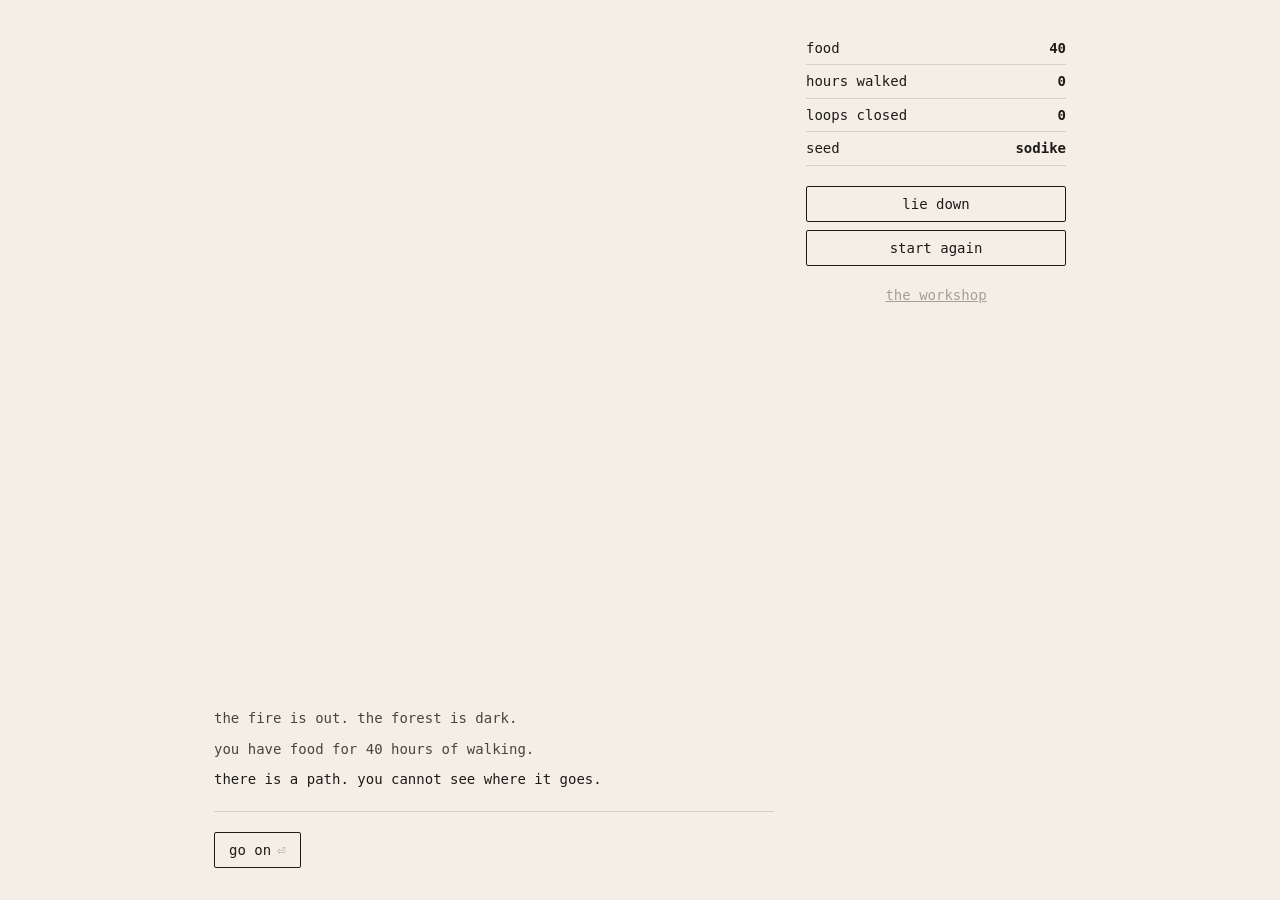
<file: index.html>
<!doctype html>
<html lang="en">
<head>
<meta charset="utf-8">
<meta name="viewport" content="width=device-width, initial-scale=1, viewport-fit=cover, maximum-scale=1">
<title>A Twisting Forest</title>
<meta name="description" content="You walk in the dark until the paths start repeating. What you agree to becomes the shape of the world.">
<meta name="theme-color" content="#f4efe6">
<meta name="mobile-web-app-capable" content="yes">
<meta name="apple-mobile-web-app-capable" content="yes">
<meta name="apple-mobile-web-app-title" content="Twisting Forest">
<link rel="manifest" href="manifest.webmanifest">
<link rel="icon" href="icon.svg" type="image/svg+xml">
<link rel="apple-touch-icon" href="icon.svg">
<link rel="stylesheet" href="style.css">
</head>
<body>
<main id="game">
  <section id="left">
    <section id="log" aria-live="polite"></section>
    <section id="act"></section>
  </section>
  <aside id="side">
    <section id="mapwrap" hidden>
      <canvas id="sketch"></canvas>
      <p class="cap">what you remember</p>
    </section>
    <div class="stat"><span>food</span><b id="supplies"></b></div>
    <div class="stat"><span>hours walked</span><b id="steps"></b></div>
    <div class="stat"><span>loops closed</span><b id="loops"></b></div>
    <div class="stat"><span>seed</span><b id="seed"></b></div>
    <div class="buttons">
      <button id="map" hidden>the map</button>
      <button id="lie-down">lie down</button>
      <button id="new-world">start again</button>
    </div>
    <p class="tab"><a href="lab.html">the workshop</a></p>
  </aside>
</main>
<div id="overlay" hidden>
  <div id="stage">
    <canvas id="worldmap"></canvas>
    <canvas id="netsolid" hidden></canvas>
    <p id="stage-hint"></p>
  </div>
  <section id="reveal" hidden>
    <h1>the world</h1>
    <p id="reveal-name"></p>
    <p id="reveal-detail"></p>
    <p id="reveal-stats"></p>
    <div class="buttons">
      <button data-view="map">the map</button>
      <button data-view="net">the net</button>
      <button id="roll" hidden>unroll the net</button>
    </div>
    <div class="buttons">
      <button id="again">begin again</button>
      <button id="same">same seed</button>
    </div>
  </section>
</div>
<script type="module" src="src/main.js"></script>
</body>
</html>
</file>
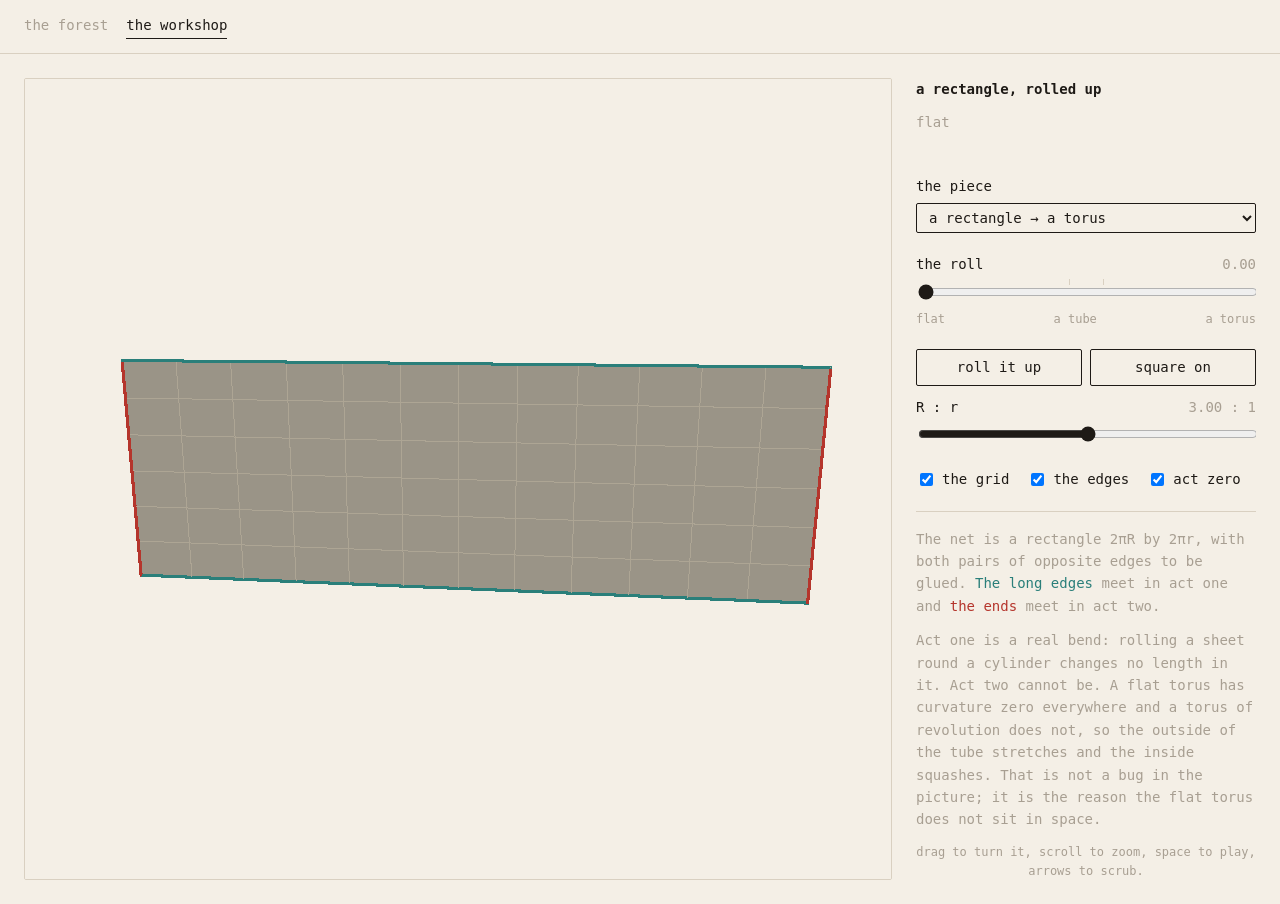
<file: lab.html>
<!doctype html>
<html lang="en">
<head>
<meta charset="utf-8">
<meta name="viewport" content="width=device-width, initial-scale=1, viewport-fit=cover">
<title>the workshop — A Twisting Forest</title>
<meta name="description" content="A bench for the roll: a net bent up into the surface it stands for, one act at a time.">
<meta name="theme-color" content="#f4efe6">
<link rel="icon" href="icon.svg" type="image/svg+xml">
<link rel="stylesheet" href="style.css">
</head>
<body class="workshop">
<nav id="tabs">
  <a href="index.html">the forest</a>
  <a href="lab.html" aria-current="page">the workshop</a>
</nav>
<main id="lab">
  <section id="lab-stage">
    <canvas id="rollcanvas"></canvas>
  </section>
  <aside id="lab-controls">
    <h1 id="lab-title">a rectangle, rolled up</h1>
    <p id="roll-act" class="act"></p>

    <div class="ctl">
      <label for="specimen">the piece</label>
      <select id="specimen"></select>
    </div>

    <div class="ctl">
      <label for="t">the roll <b id="t-out">0.00</b></label>
      <div id="marks"><input id="t" type="range" min="0" max="1" step="0.001" value="0"></div>
      <div class="legend" id="legend"></div>
    </div>

    <div class="buttons">
      <button id="play">roll it up</button>
      <button id="recentre">square on</button>
    </div>

    <div class="ctl">
      <label for="aspect">R : r <b id="aspect-out">3.00 : 1</b></label>
      <input id="aspect" type="range" min="1" max="5" step="0.01" value="3">
      <p id="aspect-note" class="cap" hidden>R = r is the horn torus: the hole
        has closed up and the surface touches itself all the way round.</p>
    </div>

    <div class="ctl" id="edit" hidden>
      <label>the net</label>
      <p id="shape" class="cap"></p>
      <div class="buttons" id="adds">
        <button data-adds="handle">tap adds handles</button>
        <button data-adds="cap">tap adds caps</button>
      </div>
      <div class="buttons">
        <button id="prune">take one off</button>
        <button id="clear">start again</button>
      </div>
    </div>

    <div class="ctl toggles">
      <label><input id="grid" type="checkbox" checked> the grid</label>
      <label><input id="edges" type="checkbox" checked> the edges</label>
      <label><input id="zero" type="checkbox" checked> act zero</label>
    </div>

    <div class="notes">
      <div id="notes-body"></div>
      <p class="cap">drag to turn it, scroll to zoom, space to play,
        arrows to scrub.</p>
    </div>
  </aside>
</main>
<script type="module" src="src/roll/lab.js"></script>
</body>
</html>
</file>
<file: style.css>
:root {
  --paper: #f4efe6; --ink: #1e1a16; --faint: #a89f92; --rule: #d9d0c1;
  --safe: env(safe-area-inset-bottom, 0px);
}
* { box-sizing: border-box; }
[hidden] { display: none !important; }
html, body {
  margin: 0; min-height: 100%; background: var(--paper); color: var(--ink);
  font: 14px/1.6 "DejaVu Sans Mono", Menlo, Consolas, monospace;
  -webkit-text-size-adjust: 100%; overscroll-behavior: none;
}
button {
  font: inherit; background: none; border: 1px solid var(--ink); color: var(--ink);
  padding: 6px 14px; cursor: pointer; border-radius: 2px;
  touch-action: manipulation; -webkit-tap-highlight-color: transparent;
}
button:active { background: var(--ink); color: var(--paper); }
@media (hover: hover) { button:hover { background: var(--ink); color: var(--paper); } }
button[disabled] { opacity: .4; cursor: default; }
/* a way already walked: you would remember, so it is not hidden */
button.known { border-style: dashed; color: var(--faint); border-color: var(--faint); }
button.known:active { background: var(--faint); color: var(--paper); }
@media (hover: hover) { button.known:hover { background: var(--faint); color: var(--paper); } }
.key { color: var(--faint); margin-left: 6px; }
button:hover .key, button:active .key { color: var(--paper); }
.cap { color: var(--faint); text-align: center; margin: 6px 0 0; font-size: 12px; }

#game { display: grid; grid-template-columns: minmax(0, 560px) 260px; gap: 32px;
  padding: 32px; height: 100vh; justify-content: center; align-items: stretch; }
#left { min-width: 0; display: flex; flex-direction: column; min-height: 0; }
/* the log fills what is left and spills off the top, so the newest line is
   always the one at the bottom and the buttons never get pushed away */
#log { flex: 1 1 auto; min-height: 0; overflow: hidden; display: flex;
  flex-direction: column; gap: 8px; justify-content: flex-end;
  padding-bottom: 20px; border-bottom: 1px solid var(--rule); }
#log p { margin: 0; }
#log p:nth-last-child(n+2) { opacity: .8; }
#log p:nth-last-child(n+5) { opacity: .55; }
#log p:nth-last-child(n+9) { opacity: .32; }
#log p:nth-last-child(n+14) { opacity: .16; }
#act { flex: 0 0 auto; display: flex; flex-wrap: wrap; gap: 10px; padding-top: 20px; }
#act .ask { flex-basis: 100%; margin: 0 0 4px; }

#side { overflow-y: auto; max-height: 100%; }
#side .stat { display: flex; justify-content: space-between;
  border-bottom: 1px solid var(--rule); padding: 5px 0; }
#side .buttons { display: flex; flex-direction: column; gap: 8px; margin-top: 20px; }
#mapwrap { margin-bottom: 20px; }
#sketch { display: block; border: 1px solid var(--rule); max-width: 100%; }

#overlay { position: fixed; inset: 0; background: var(--paper); display: grid;
  grid-template-columns: minmax(0, 1fr) 380px; align-items: center; gap: 32px;
  padding: 32px; overflow: auto; }
#stage { position: relative; display: grid; place-items: center; min-width: 0; }
#worldmap, #netsolid, #solid { display: block; margin: 0 auto; max-width: 100%;
  grid-area: 1 / 1; }
#solid, #netsolid { touch-action: none; cursor: grab; }
#solid:active, #netsolid:active { cursor: grabbing; }
#stage-hint { grid-area: 2 / 1; margin: 10px 0 0; color: var(--faint); text-align: center; }
@keyframes fade-in { from { opacity: 0; } to { opacity: 1; } }
#reveal { animation: fade-in .9s ease both; }
@media (prefers-reduced-motion: reduce) { #reveal { animation-duration: .01s; } }
#reveal h1 { font-size: 16px; margin: 0 0 14px; }
#reveal p { margin: 0 0 14px; }
#reveal .buttons { display: flex; flex-wrap: wrap; gap: 8px; margin-top: 18px; }
#reveal .buttons button { flex: 1; min-width: 110px; }
#reveal .buttons button[aria-pressed="true"] { background: var(--ink); color: var(--paper); }

@media (max-width: 900px) {
  /* let the page scroll rather than squeezing the log to nothing once the
     map is open */
  #game { grid-template-columns: minmax(0, 1fr); grid-template-rows: auto auto; gap: 16px;
    padding: 16px; padding-bottom: calc(16px + var(--safe)); height: auto; min-height: 100dvh; }
  #left { min-height: 0; }
  #log { flex: 0 0 auto; height: 46vh; }
  #side { overflow-y: visible; max-height: none; }
  #sketch { margin: 0 auto; }
  #side .buttons { flex-direction: row; flex-wrap: wrap; }
  #side .buttons button { flex: 1; min-width: 110px; }
  #overlay { grid-template-columns: minmax(0, 1fr); align-content: start; gap: 18px;
    padding: 16px; padding-bottom: calc(16px + var(--safe)); }
}

/* ---- the workshop ---------------------------------------------------- */

#tabs { display: flex; gap: 18px; padding: 14px 24px; border-bottom: 1px solid var(--rule); }
#tabs a { color: var(--faint); text-decoration: none; padding-bottom: 2px; }
#tabs a:hover { color: var(--ink); }
#tabs a[aria-current="page"] { color: var(--ink); border-bottom: 1px solid var(--ink); }
#side .tab { display: block; margin-top: 18px; text-align: center; }
#side .tab a { color: var(--faint); }

body.workshop { overflow: hidden; }
#lab { display: grid; grid-template-columns: minmax(0, 1fr) 340px; gap: 24px;
  padding: 24px; height: calc(100vh - 50px); }
#lab-stage { min-width: 0; display: grid; place-items: center;
  border: 1px solid var(--rule); border-radius: 2px; overflow: hidden; }
#rollcanvas { display: block; touch-action: none; cursor: grab; }
#rollcanvas:active { cursor: grabbing; }
#lab-controls { overflow-y: auto; }
#lab-controls h1 { font-size: 14px; margin: 0 0 10px; }
#lab-controls .act { margin: 0 0 22px; color: var(--faint); min-height: 3em; }
#lab-controls .ctl { margin-bottom: 20px; }
#lab-controls label { display: block; margin-bottom: 6px; }
#lab-controls label b { float: right; color: var(--faint); font-weight: normal; }
#lab-controls input[type=range] { width: 100%; accent-color: var(--ink); }
#lab-controls .buttons { display: flex; gap: 8px; margin-bottom: 10px; }
#lab-controls .ctl > .buttons:last-child { margin-bottom: 0; }
#lab-controls #shape { text-align: left; margin: 0 0 10px; }
#lab-controls .buttons button { flex: 1; }
#lab-controls .buttons button[aria-pressed="true"] { background: var(--ink); color: var(--paper); }
#lab-controls .toggles { display: flex; gap: 18px; }
#lab-controls .toggles label { display: flex; align-items: center; gap: 6px; margin: 0; }
#lab-controls .notes { border-top: 1px solid var(--rule); padding-top: 16px;
  color: var(--faint); }
#lab-controls .notes p { margin: 0 0 12px; }
#lab-controls .notes b { font-weight: normal; }
.pa { color: #2a7f7a; } .pb { color: #b5352c; } .pc { color: #c28a1b; }
#lab-controls .notes i { font-style: normal; text-decoration: overline; }
/* where each act begins and ends, ticked on the scrubber */
#marks { position: relative; }
#marks .tick { position: absolute; top: -3px; width: 1px; height: 6px;
  background: var(--rule); }
.legend { display: flex; justify-content: space-between; color: var(--faint);
  font-size: 12px; margin-top: 4px; }
.legend span:only-child { margin: 0 auto; }
#lab-controls select { font: inherit; width: 100%; background: none; color: var(--ink);
  border: 1px solid var(--ink); border-radius: 2px; padding: 5px 8px; }

@media (max-width: 900px) {
  body.workshop { overflow: auto; }
  #lab { grid-template-columns: minmax(0, 1fr); height: auto; gap: 16px; padding: 16px; }
  #lab-stage { height: 52vh; }
}
</file>
